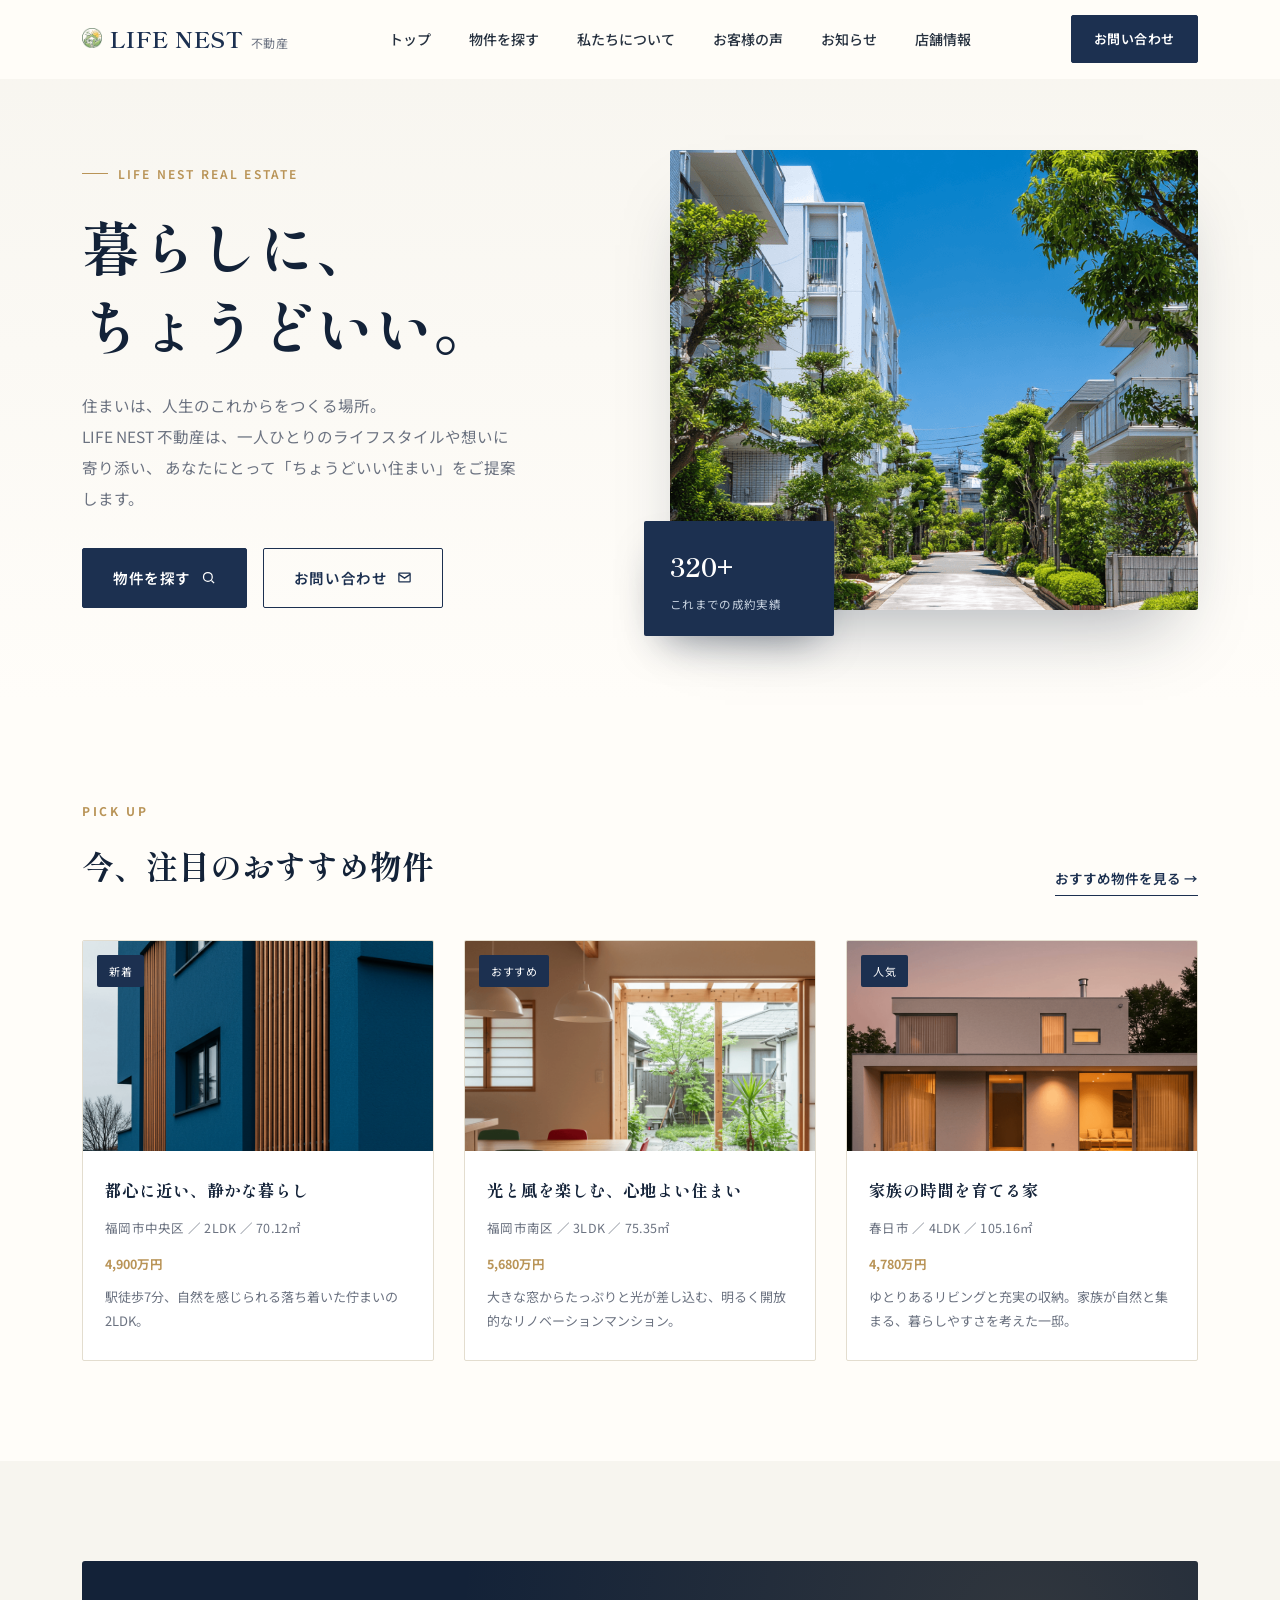
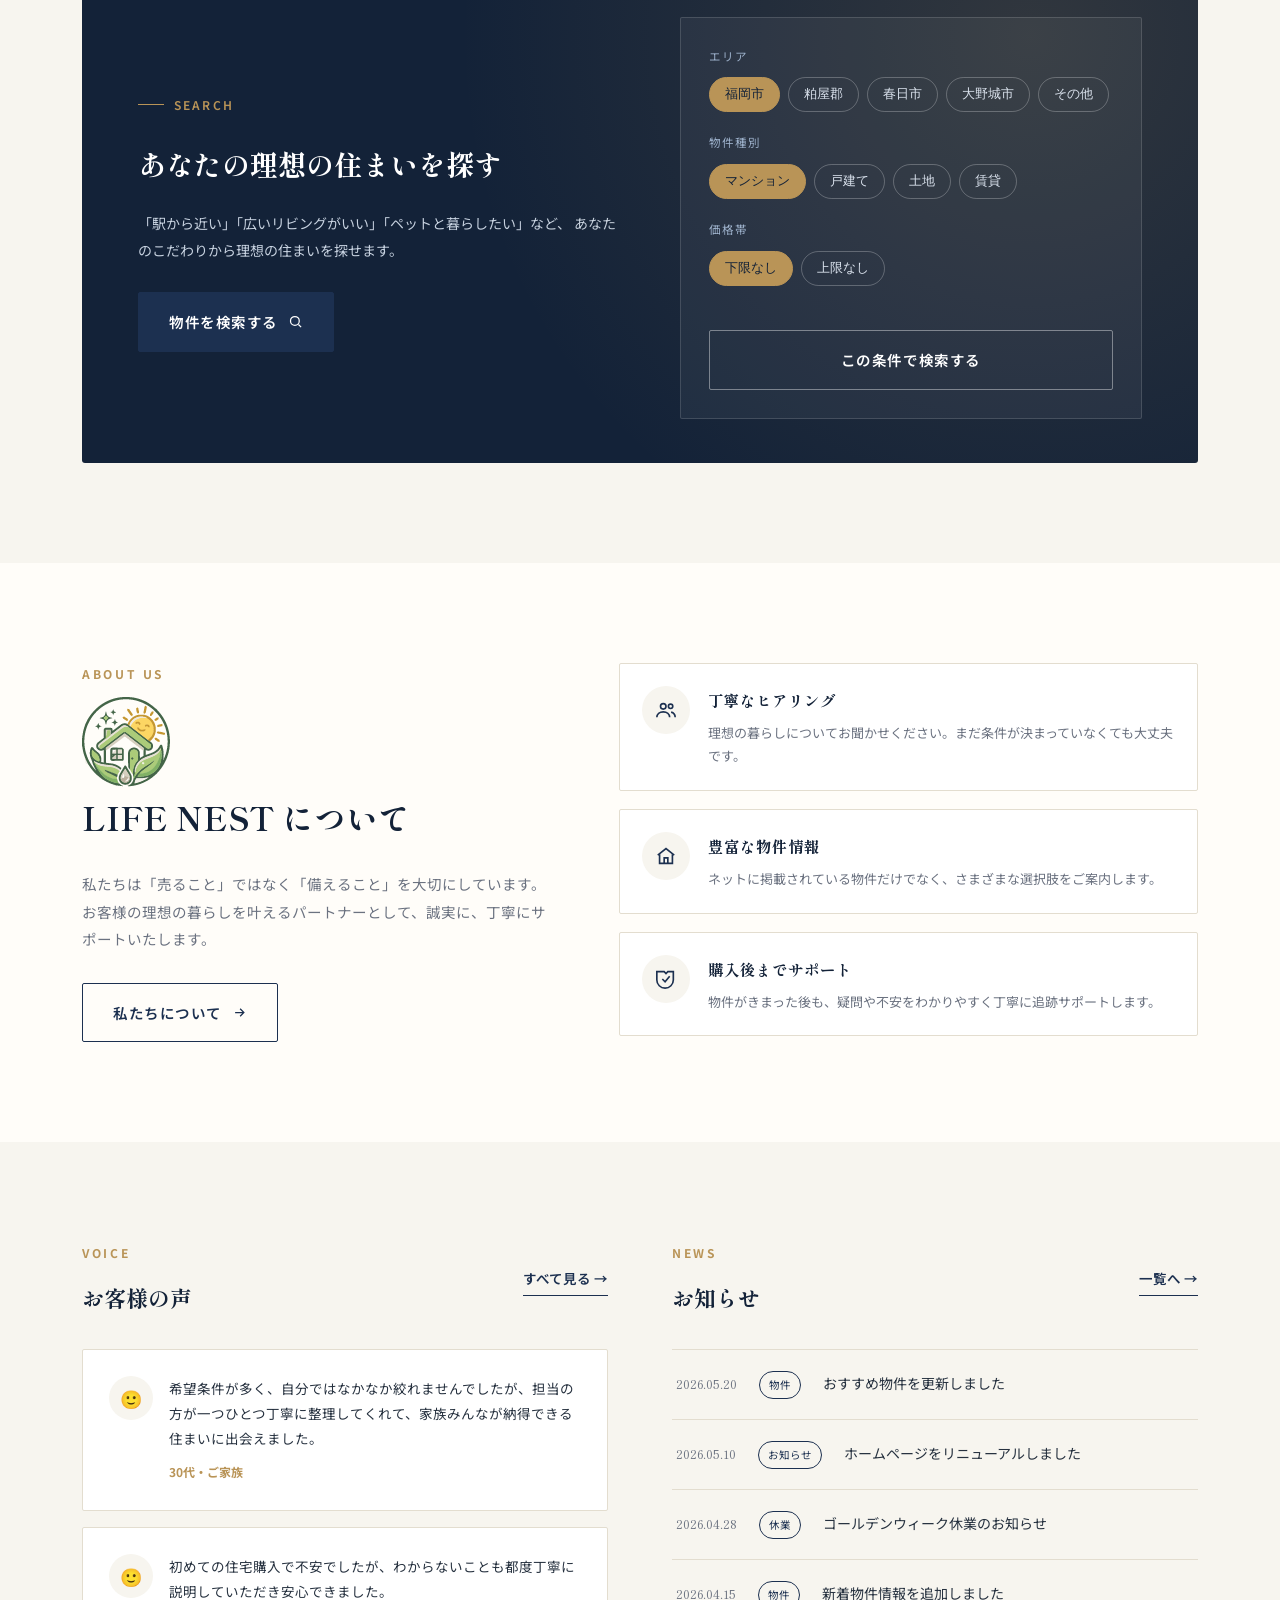
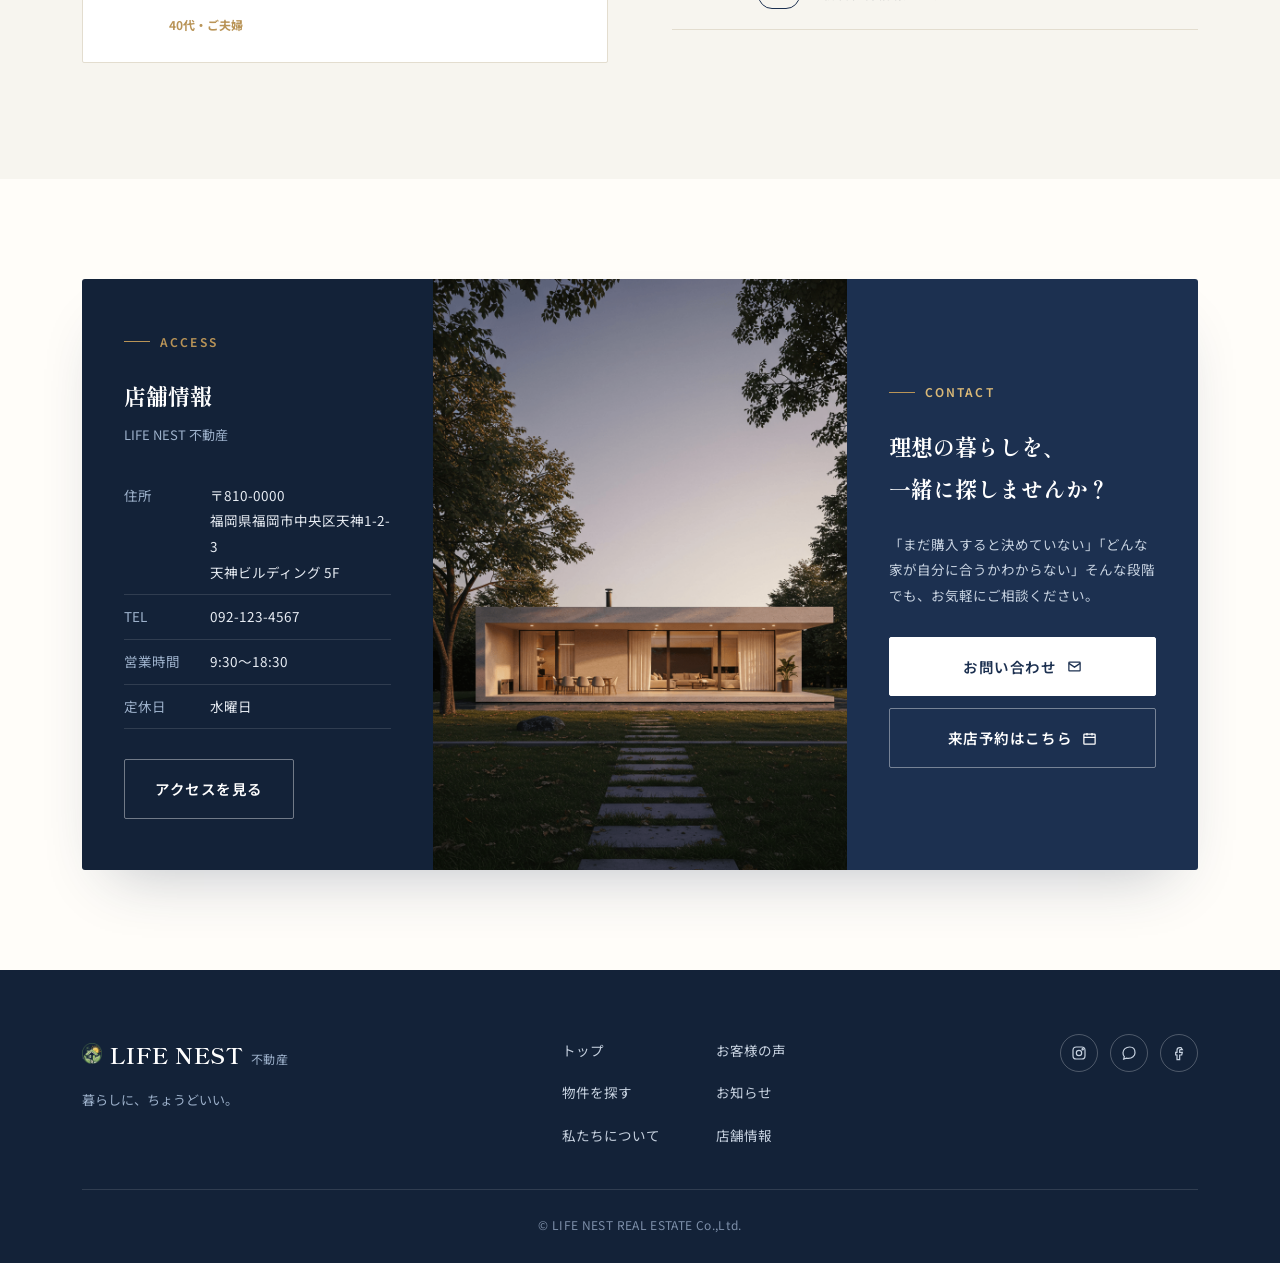
<file: index.html>
<!DOCTYPE html>
<html lang="ja">
<head>
<meta charset="UTF-8">
<meta name="viewport" content="width=device-width, initial-scale=1.0">
<title>LIFE NEST 不動産｜暮らしに、ちょうどいい。</title>
<link rel="preconnect" href="https://fonts.googleapis.com">
<link rel="stylesheet" href="style.css">
<link href="https://fonts.googleapis.com/css2?family=Shippori+Mincho:wght@500;600;700&family=Noto+Sans+JP:wght@300;400;500;600;700&display=swap" rel="stylesheet">
</head>
<body>

<header id="siteHeader">
  <div class="header-inner">
    <a href="#top" class="brand"><img src="logo-8.png" width="20px" alt="">LIFE NEST <span class="sub">不動産</span></a>
    <nav class="main-nav">
      <a href="#top">トップ</a>
      <a href="#pickup">物件を探す</a>
      <a href="#about">私たちについて</a>
      <a href="#voice">お客様の声</a>
      <a href="#news">お知らせ</a>
      <a href="#access">店舗情報</a>
    </nav>
    <div class="header-cta">
      <a href="#contact" class="btn btn-primary btn-sm">お問い合わせ</a>
    </div>
    <button class="burger" id="burgerBtn" aria-label="メニューを開く">
      <span></span><span></span><span></span>
    </button>
  </div>
  <div class="mobile-nav" id="mobileNav">
    <a href="#top">トップ</a>
    <a href="#pickup">物件を探す</a>
    <a href="#about">私たちについて</a>
    <a href="#voice">お客様の声</a>
    <a href="#news">お知らせ</a>
    <a href="#access">店舗情報</a>
    <div class="header-cta">
      <a href="#contact" class="btn btn-primary">お問い合わせ</a>
      <a href="#contact" class="btn btn-outline">来店予約はこちら</a>
    </div>
  </div>
</header>

<main id="top">

  <!-- HERO -->
  <section class="hero">
    <div class="wrap hero-grid">
      <div class="hero-copy reveal">
        <span class="eyebrow">LIFE NEST REAL ESTATE</span>
        <h1>暮らしに、<br>ちょうどいい。</h1>
        <p>
          住まいは、人生のこれからをつくる場所。<br>
          LIFE NEST 不動産は、一人ひとりのライフスタイルや想いに寄り添い、
          あなたにとって「ちょうどいい住まい」をご提案します。
        </p>
        <div class="hero-actions">
          <a href="#pickup" class="btn btn-primary">
            物件を探す
            <svg viewBox="0 0 24 24" fill="none" stroke="currentColor" stroke-width="2"><circle cx="11" cy="11" r="7"/><path d="M21 21l-4.3-4.3"/></svg>
          </a>
          <a href="#contact" class="btn btn-outline">
            お問い合わせ
            <svg viewBox="0 0 24 24" fill="none" stroke="currentColor" stroke-width="2"><rect x="3" y="5" width="18" height="14" rx="1"/><path d="M3 7l9 6 9-6"/></svg>
          </a>
        </div>
      </div>
      <div class="hero-media reveal">
        <div class="frame">
          <img src="img/a.png" alt="光と緑にあふれるリビング">
        </div>
        <div class="hero-tag">
          <div class="num">320+</div>
          <div class="label">これまでの成約実績</div>
        </div>
      </div>
    </div>
  </section>

  <!-- PICK UP -->
  <section class="section-pad" id="pickup">
    <div class="wrap">
      <div class="sec-head reveal">
        <div>
          <span class="sec-eyebrow">PICK UP</span>
          <h2 class="sec-title">今、注目のおすすめ物件</h2>
        </div>
        <a href="recommend.html" class="link-arrow">おすすめ物件を見る →</a>
      </div>

      <div class="prop-grid reveal-stagger">
        <article class="prop-card">
          <div class="prop-thumb">
            <img src="img/b.png" alt="都心に近い、静かな暮らし">
            <span class="prop-badge">新着</span>
          </div>
          <div class="prop-body">
            <h3 class="prop-title">都心に近い、静かな暮らし</h3>
            <div class="prop-meta">福岡市中央区 ／ 2LDK ／ 70.12㎡</div>
            <div class="prop-price">4,900万円</div>
            <p class="prop-desc">駅徒歩7分、自然を感じられる落ち着いた佇まいの2LDK。</p>
          </div>
        </article>

        <article class="prop-card">
          <div class="prop-thumb">
            <img src="img/c.png" alt="光と風を楽しむ、心地よい住まい">
            <span class="prop-badge">おすすめ</span>
          </div>
          <div class="prop-body">
            <h3 class="prop-title">光と風を楽しむ、心地よい住まい</h3>
            <div class="prop-meta">福岡市南区 ／ 3LDK ／ 75.35㎡</div>
            <div class="prop-price">5,680万円</div>
            <p class="prop-desc">大きな窓からたっぷりと光が差し込む、明るく開放的なリノベーションマンション。</p>
          </div>
        </article>

        <article class="prop-card">
          <div class="prop-thumb">
            <img src="img/d.png" alt="家族の時間を育てる家">
            <span class="prop-badge">人気</span>
          </div>
          <div class="prop-body">
            <h3 class="prop-title">家族の時間を育てる家</h3>
            <div class="prop-meta">春日市 ／ 4LDK ／ 105.16㎡</div>
            <div class="prop-price">4,780万円</div>
            <p class="prop-desc">ゆとりあるリビングと充実の収納。家族が自然と集まる、暮らしやすさを考えた一邸。</p>
          </div>
        </article>
      </div>
      <div class="dots"><span class="active"></span><span></span><span></span></div>
    </div>
  </section>

  <!-- SEARCH -->
  <section class="section-pad bg-cream">
    <div class="wrap reveal">
      <div class="search-panel">
        <div class="search-copy">
          <span class="eyebrow" style="color:#b99457;">SEARCH</span>
          <h2>あなたの理想の住まいを探す</h2>
          <p>
            「駅から近い」「広いリビングがいい」「ペットと暮らしたい」など、
            あなたのこだわりから理想の住まいを探せます。
          </p>
          <a href="#" class="btn btn-primary">
            物件を検索する
            <svg viewBox="0 0 24 24" fill="none" stroke="currentColor" stroke-width="2"><circle cx="11" cy="11" r="7"/><path d="M21 21l-4.3-4.3"/></svg>
          </a>
        </div>
        <div class="filter-card">
          <div class="filter-row">
            <span class="filter-label">エリア</span>
            <div class="chip-group">
              <button class="chip active">福岡市</button>
              <button class="chip">粕屋郡</button>
              <button class="chip">春日市</button>
              <button class="chip">大野城市</button>
              <button class="chip">その他</button>
            </div>
          </div>
          <div class="filter-row">
            <span class="filter-label">物件種別</span>
            <div class="chip-group">
              <button class="chip active">マンション</button>
              <button class="chip">戸建て</button>
              <button class="chip">土地</button>
              <button class="chip">賃貸</button>
            </div>
          </div>
          <div class="filter-row">
            <span class="filter-label">価格帯</span>
            <div class="chip-group">
              <button class="chip active">下限なし</button>
              <button class="chip">上限なし</button>
            </div>
          </div>
          <a href="#" class="btn btn-outline filter-cta" style="border-color:rgba(255,255,255,.4);color:#fff;">この条件で検索する</a>
        </div>
      </div>
    </div>
  </section>

  <!-- ABOUT -->
  <section class="section-pad" id="about">
    <div class="wrap">
      <div class="about-grid">
        <div class="about-copy reveal">
          <span class="sec-eyebrow">ABOUT US</span>
          <h2 class="sec-title" style="margin-bottom:22px;"><img src="logo-8.png" alt="">LIFE NEST について</h2>
          <p>
            私たちは「売ること」ではなく「備えること」を大切にしています。
            お客様の理想の暮らしを叶えるパートナーとして、誠実に、丁寧にサポートいたします。
          </p>
          <a href="about.html" class="btn btn-outline">
            私たちについて
            <svg viewBox="0 0 24 24" fill="none" stroke="currentColor" stroke-width="2"><path d="M5 12h14M13 6l6 6-6 6"/></svg>
          </a>
        </div>
        <div class="feature-list reveal-stagger">
          <div class="feature-item">
            <div class="feature-icon">
              <svg viewBox="0 0 24 24" fill="none" stroke="currentColor" stroke-width="1.8"><circle cx="9" cy="8" r="3"/><path d="M2 20c0-3.5 3-6 7-6s7 2.5 7 6"/><circle cx="17" cy="8" r="2.4"/><path d="M22 20c0-2.8-1.8-5-4.4-5.7"/></svg>
            </div>
            <div>
              <div class="feature-title">丁寧なヒアリング</div>
              <div class="feature-desc">理想の暮らしについてお聞かせください。まだ条件が決まっていなくても大丈夫です。</div>
            </div>
          </div>
          <div class="feature-item">
            <div class="feature-icon">
              <svg viewBox="0 0 24 24" fill="none" stroke="currentColor" stroke-width="1.8"><path d="M3 11l9-7 9 7"/><path d="M5 10v10h14V10"/><path d="M10 20v-6h4v6"/></svg>
            </div>
            <div>
              <div class="feature-title">豊富な物件情報</div>
              <div class="feature-desc">ネットに掲載されている物件だけでなく、さまざまな選択肢をご案内します。</div>
            </div>
          </div>
          <div class="feature-item">
            <div class="feature-icon">
              <svg viewBox="0 0 24 24" fill="none" stroke="currentColor" stroke-width="1.8"><path d="M8 12l3 3 5-6"/><path d="M4 4h6l2 2 2-2h6v9a9 9 0 01-9 9 9 9 0 01-9-9V4z"/></svg>
            </div>
            <div>
              <div class="feature-title">購入後までサポート</div>
              <div class="feature-desc">物件がきまった後も、疑問や不安をわかりやすく丁寧に追跡サポートします。</div>
            </div>
          </div>
        </div>
      </div>
    </div>
  </section>

  <!-- VOICE / NEWS -->
  <section class="section-pad bg-cream">
    <div class="wrap two-col">
      <div class="voice reveal" id="voice">
        <div class="col-head">
          <div>
            <span class="sec-eyebrow">VOICE</span>
            <h2 class="sec-title">お客様の声</h2>
          </div>
          <a href="#" class="link-arrow">すべて見る →</a>
        </div>
        <div class="voice-card">
          <div class="voice-avatar">🙂</div>
          <div>
            <p class="voice-quote">希望条件が多く、自分ではなかなか絞れませんでしたが、担当の方が一つひとつ丁寧に整理してくれて、家族みんなが納得できる住まいに出会えました。</p>
            <div class="voice-name">30代・ご家族</div>
          </div>
        </div>
        <div class="voice-card">
          <div class="voice-avatar">🙂</div>
          <div>
            <p class="voice-quote">初めての住宅購入で不安でしたが、わからないことも都度丁寧に説明していただき安心できました。</p>
            <div class="voice-name">40代・ご夫婦</div>
          </div>
        </div>
      </div>

      <div class="news reveal" id="news">
        <div class="col-head">
          <div>
            <span class="sec-eyebrow">NEWS</span>
            <h2 class="sec-title">お知らせ</h2>
          </div>
          <a href="#" class="link-arrow">一覧へ →</a>
        </div>
        <div class="news-list">
          <div class="news-item">
            <span class="news-date">2026.05.20</span>
            <span class="news-tag">物件</span>
            <span class="news-title">おすすめ物件を更新しました</span>
          </div>
          <div class="news-item">
            <span class="news-date">2026.05.10</span>
            <span class="news-tag">お知らせ</span>
            <span class="news-title">ホームページをリニューアルしました</span>
          </div>
          <div class="news-item">
            <span class="news-date">2026.04.28</span>
            <span class="news-tag">休業</span>
            <span class="news-title">ゴールデンウィーク休業のお知らせ</span>
          </div>
          <div class="news-item">
            <span class="news-date">2026.04.15</span>
            <span class="news-tag">物件</span>
            <span class="news-title">新着物件情報を追加しました</span>
          </div>
        </div>
      </div>
    </div>
  </section>

  <!-- ACCESS / CTA -->
  <section class="section-pad" id="access">
    <div class="wrap reveal">
      <div class="access-grid">
        <div class="access-info">
          <span class="eyebrow" style="color:#b99457;">ACCESS</span>
          <h3>店舗情報</h3>
          <div style="font-size:13px;color:#9db1cb;">LIFE NEST 不動産</div>
          <dl>
            <div><dt>住所</dt><dd>〒810-0000<br>福岡県福岡市中央区天神1-2-3<br>天神ビルディング 5F</dd></div>
            <div><dt>TEL</dt><dd>092-123-4567</dd></div>
            <div><dt>営業時間</dt><dd>9:30〜18:30</dd></div>
            <div><dt>定休日</dt><dd>水曜日</dd></div>
          </dl>
          <a href="https://maps.app.goo.gl/wbJFUnzSKQY6do177" class="btn btn-outline" style="border-color:rgba(255,255,255,.4);color:#fff;width:fit-content;">アクセスを見る</a>
        </div>
        <div class="access-media">
          <img src="img/e.png" alt="店舗内観">
        </div>
        <div class="cta-info" id="contact">
          <span class="eyebrow" style="color:#dbb977;">CONTACT</span>
          <h3>理想の暮らしを、<br>一緒に探しませんか？</h3>
          <p>「まだ購入すると決めていない」「どんな家が自分に合うかわからない」そんな段階でも、お気軽にご相談ください。</p>
          <div class="btn-group">
            <a href="life_nest.html" class="btn btn-primary" style="background:#fff;color:var(--navy);border-color:#fff;">
              お問い合わせ
              <svg viewBox="0 0 24 24" fill="none" stroke="currentColor" stroke-width="2"><rect x="3" y="5" width="18" height="14" rx="1"/><path d="M3 7l9 6 9-6"/></svg>
            </a>
            <a href="life_nest.html" class="btn btn-outline">
              来店予約はこちら
              <svg viewBox="0 0 24 24" fill="none" stroke="currentColor" stroke-width="2"><rect x="3" y="5" width="18" height="16" rx="1"/><path d="M3 10h18M8 3v4M16 3v4"/></svg>
            </a>
          </div>
        </div>
      </div>
    </div>
  </section>

</main>

<footer>
  <div class="wrap">
    <div class="footer-top">
      <div class="footer-brand">
        <a href="#top" class="brand"><img src="logo-8.png" width="20px" alt="">LIFE NEST <span class="sub" style="color:#9db1cb;">不動産</span></a>
        <p>暮らしに、ちょうどいい。</p>
      </div>
      <div class="footer-nav">
        <ul>
          <li><a href="#top">トップ</a></li>
          <li><a href="#pickup">物件を探す</a></li>
          <li><a href="#about">私たちについて</a></li>
        </ul>
        <ul>
          <li><a href="#voice">お客様の声</a></li>
          <li><a href="#news">お知らせ</a></li>
          <li><a href="#access">店舗情報</a></li>
        </ul>
      </div>
      <div class="footer-social">
        <a href="#" aria-label="Instagram"><svg viewBox="0 0 24 24" fill="none" stroke="currentColor" stroke-width="1.8"><rect x="3" y="3" width="18" height="18" rx="5"/><circle cx="12" cy="12" r="4"/><circle cx="17.5" cy="6.5" r="1"/></svg></a>
        <a href="#" aria-label="LINE"><svg viewBox="0 0 24 24" fill="none" stroke="currentColor" stroke-width="1.8"><path d="M21 11.5c0 4.7-4.5 8.5-10 8.5-1 0-1.9-.1-2.7-.3L4 21l1-3.6C3.7 16 3 13.9 3 11.5 3 6.8 7.5 3 13 3s8 3.8 8 8.5z"/></svg></a>
        <a href="#" aria-label="Facebook"><svg viewBox="0 0 24 24" fill="none" stroke="currentColor" stroke-width="1.8"><path d="M15 4h-2a4 4 0 00-4 4v3H7v4h2v7h4v-7h3l1-4h-4V8a1 1 0 011-1h3z"/></svg></a>
      </div>
    </div>
    <div class="footer-bottom">
      © LIFE NEST REAL ESTATE Co.,Ltd.
    </div>
  </div>
</footer>

<button class="totop" id="totop" aria-label="ページの先頭へ戻る">
  <svg viewBox="0 0 24 24" fill="none" stroke="currentColor" stroke-width="2"><path d="M12 19V5M5 12l7-7 7 7"/></svg>
</button>

<script>
  // header scroll state
  const header = document.getElementById('siteHeader');
  const totop = document.getElementById('totop');
  window.addEventListener('scroll', () => {
    const y = window.scrollY;
    header.classList.toggle('scrolled', y > 10);
    totop.classList.toggle('show', y > 500);
  });

  // mobile nav
  const burger = document.getElementById('burgerBtn');
  const mobileNav = document.getElementById('mobileNav');
  burger.addEventListener('click', () => {
    burger.classList.toggle('open');
    mobileNav.classList.toggle('open');
  });
  mobileNav.querySelectorAll('a').forEach(a => a.addEventListener('click', () => {
    burger.classList.remove('open');
    mobileNav.classList.remove('open');
  }));

  // back to top
  totop.addEventListener('click', () => window.scrollTo({top:0, behavior:'smooth'}));

  // scroll reveal
  const revealEls = document.querySelectorAll('.reveal, .reveal-stagger');
  const io = new IntersectionObserver((entries) => {
    entries.forEach(entry => {
      if (entry.isIntersecting) {
        entry.target.classList.add('is-visible');
        io.unobserve(entry.target);
      }
    });
  }, { threshold: 0.15 });
  revealEls.forEach(el => io.observe(el));

  // mobile pickup carousel dots
  const propGrid = document.querySelector('.prop-grid');
  const dots = document.querySelectorAll('.dots span');
  if (propGrid && dots.length) {
    propGrid.addEventListener('scroll', () => {
      const cardWidth = propGrid.firstElementChild.offsetWidth + 16;
      const idx = Math.round(propGrid.scrollLeft / cardWidth);
      dots.forEach((d,i) => d.classList.toggle('active', i === idx));
    });
  }

  // filter chip toggling (single-select within group)
  document.querySelectorAll('.chip-group').forEach(group => {
    group.addEventListener('click', (e) => {
      const chip = e.target.closest('.chip');
      if (!chip) return;
      group.querySelectorAll('.chip').forEach(c => c.classList.remove('active'));
      chip.classList.add('active');
    });
  });
</script>

</body>
</html>
</file>
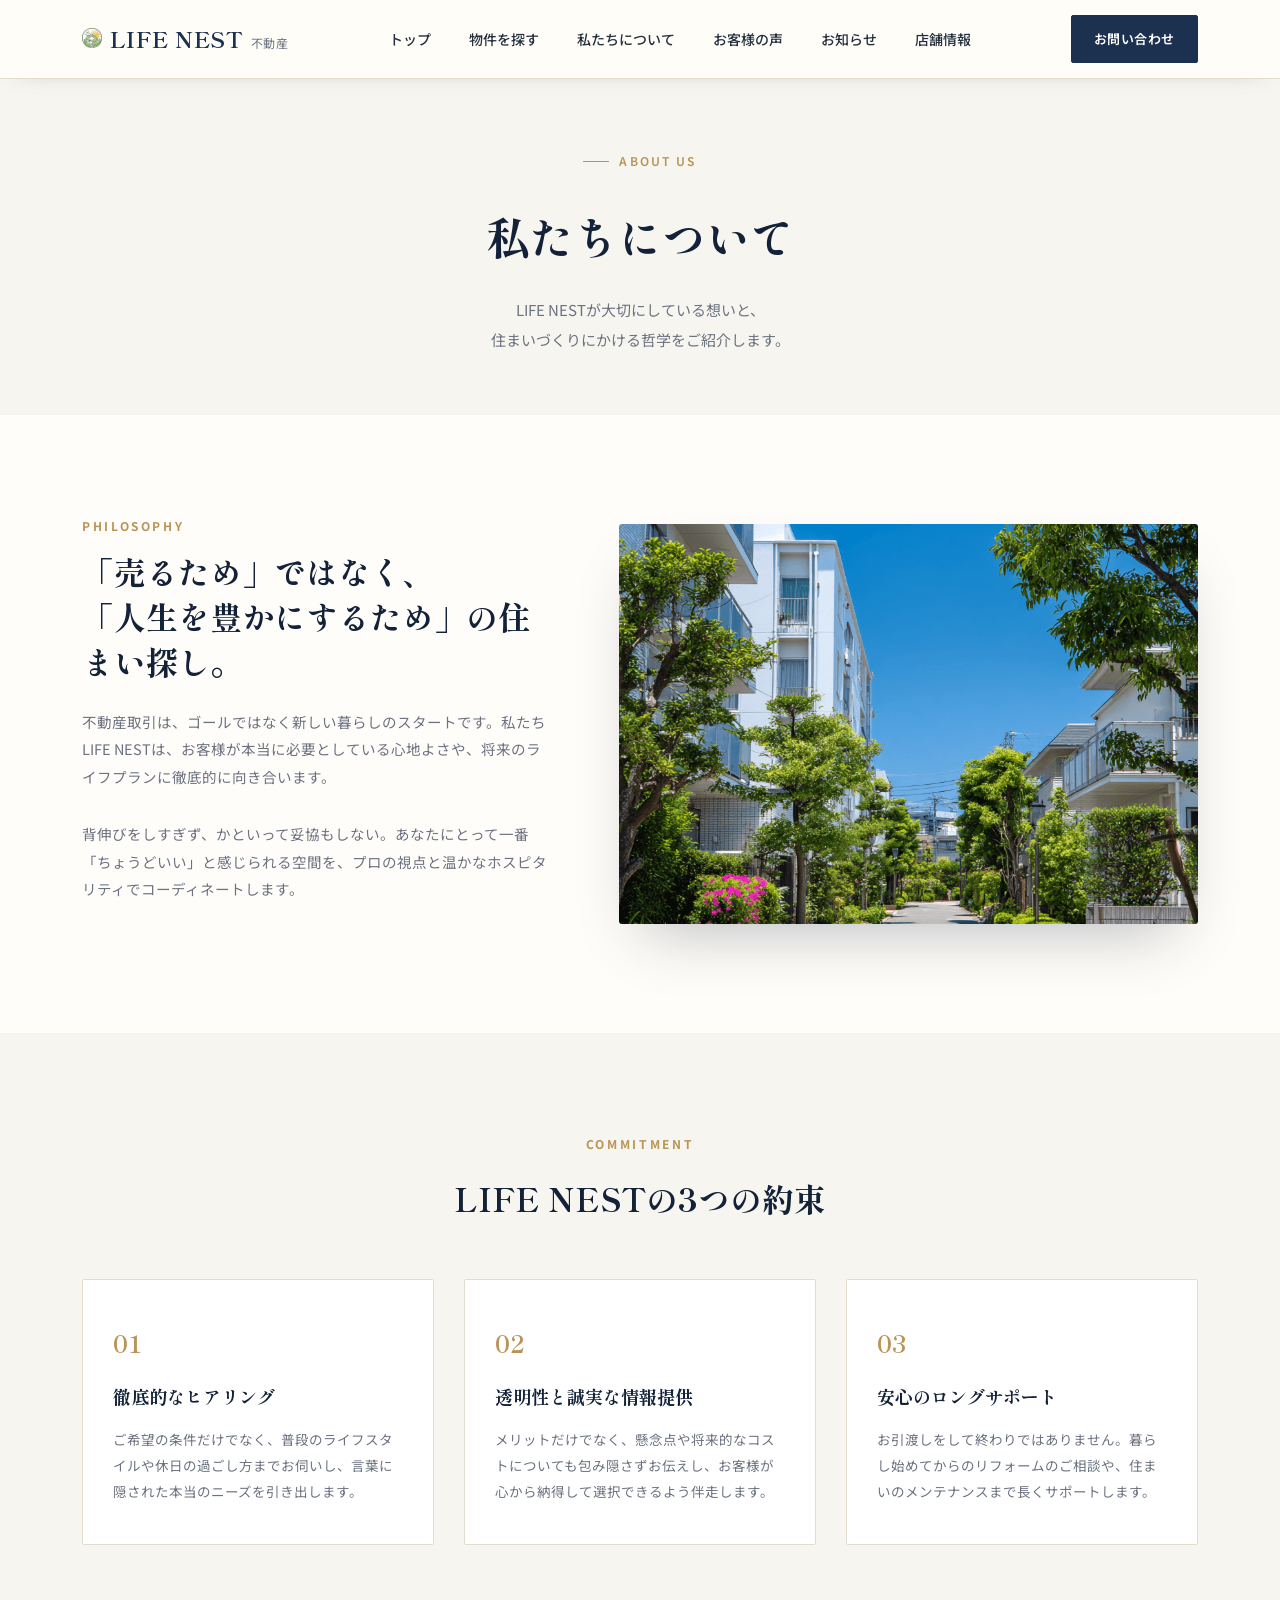
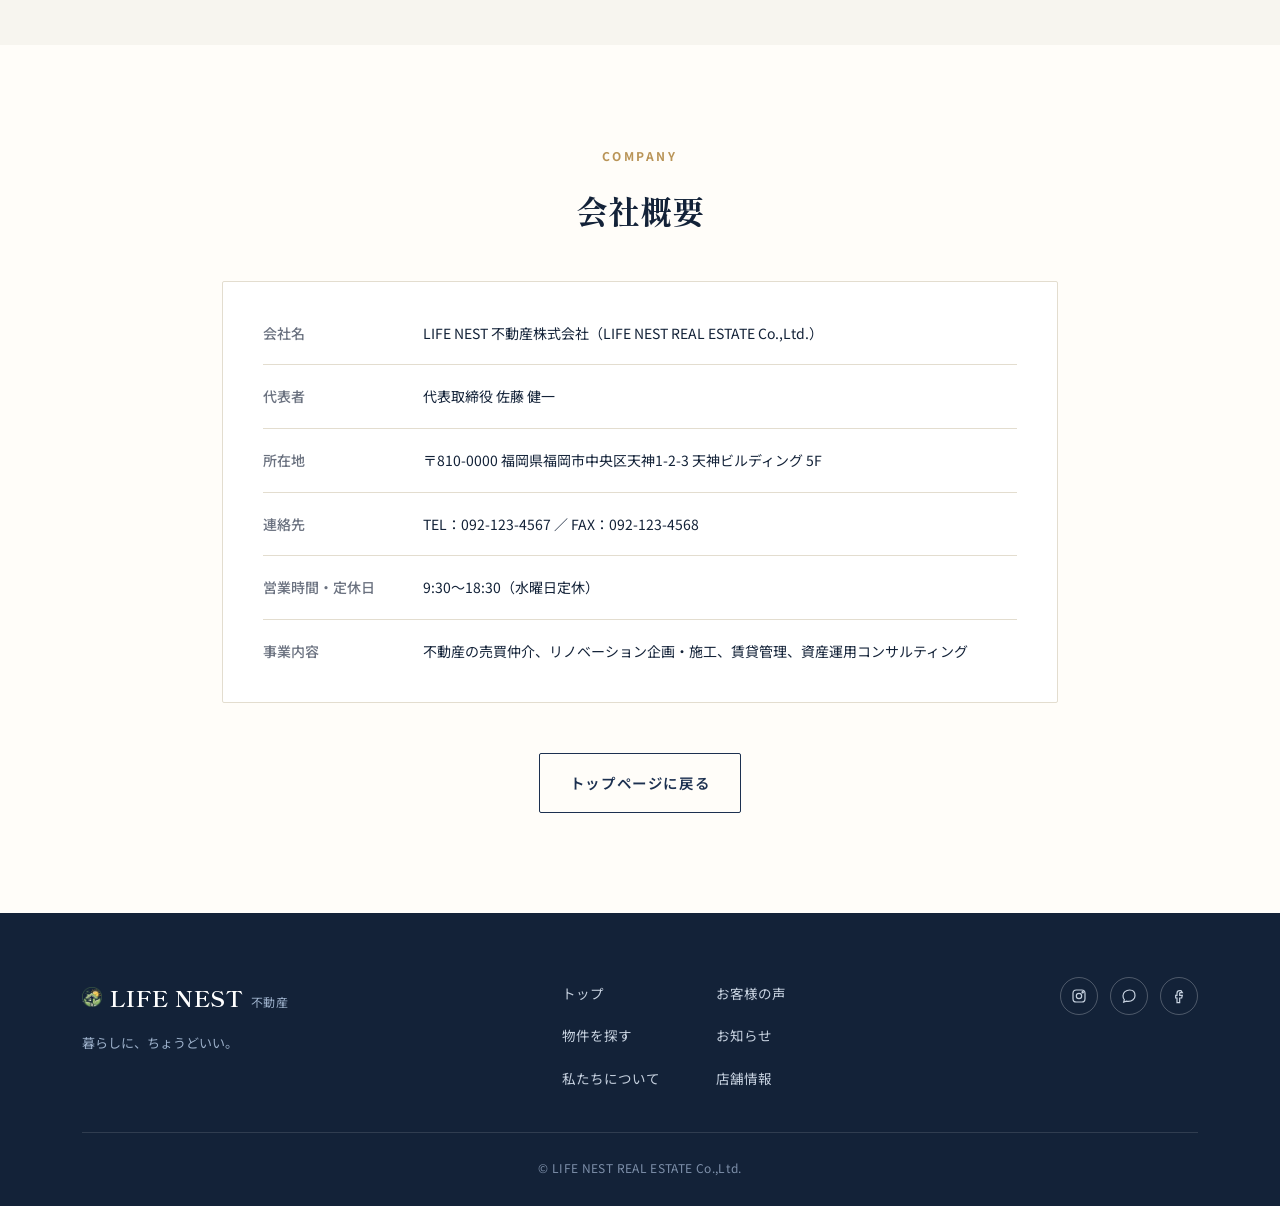
<file: about.html>
<!DOCTYPE html>
<html lang="ja">
<head>
<meta charset="UTF-8">
<meta name="viewport" content="width=device-width, initial-scale=1.0">
<title>私たちについて ｜ LIFE NEST 不動産</title>
<link rel="preconnect" href="https://fonts.googleapis.com">
<link rel="stylesheet" href="style.css">
<link href="https://fonts.googleapis.com/css2?family=Shippori+Mincho:wght@500;600;700&family=Noto+Sans+JP:wght@300;400;500;600;700&display=swap" rel="stylesheet">
</head>
<body>

<header id="siteHeader" class="scrolled">
  <div class="header-inner">
    <a href="index.html#top" class="brand"><img src="logo-8.png" width="20px" alt="">LIFE NEST <span class="sub">不動産</span></a>
    <nav class="main-nav">
      <a href="index.html#top">トップ</a>
      <a href="index.html#pickup">物件を探す</a>
      <a href="about.html" class="active">私たちについて</a>
      <a href="index.html#voice">お客様の声</a>
      <a href="index.html#news">お知らせ</a>
      <a href="index.html#access">店舗情報</a>
    </nav>
    <div class="header-cta">
      <a href="index.html#contact" class="btn btn-primary btn-sm">お問い合わせ</a>
    </div>
    <button class="burger" id="burgerBtn" aria-label="メニューを開く">
      <span></span><span></span><span></span>
    </button>
  </div>
  <div class="mobile-nav" id="mobileNav">
    <a href="index.html#top">トップ</a>
    <a href="index.html#pickup">物件を探す</a>
    <a href="about.html">私たちについて</a>
    <a href="index.html#voice">お客様の声</a>
    <a href="index.html#news">お知らせ</a>
    <a href="index.html#access">店舗情報</a>
    <div class="header-cta">
      <a href="index.html#contact" class="btn btn-primary">お問い合わせ</a>
      <a href="index.html#contact" class="btn btn-outline">来店予約はこちら</a>
    </div>
  </div>
</header>

<main>

  <!-- PAGE HEADER -->
  <section class="page-hero" style="padding:140px 0 60px; background:var(--cream); text-align:center;">
    <div class="wrap reveal">
      <span class="eyebrow" style="justify-content:center;">ABOUT US</span>
      <h1 style="font-size:clamp(32px, 4vw, 44px); font-family:'Shippori Mincho',serif; color:var(--navy-deep); margin-bottom:16px;">私たちについて</h1>
      <p style="color:var(--ink-soft); font-size:15px; max-width:540px; margin:0 auto; line-height:2;">
        LIFE NESTが大切にしている想いと、<br>住まいづくりにかける哲学をご紹介します。
      </p>
    </div>
  </section>

  <!-- PHILOSOPHY -->
  <section class="section-pad">
    <div class="wrap">
      <div class="about-grid" style="align-items:center;">
        <div class="about-copy reveal">
          <span class="sec-eyebrow">PHILOSOPHY</span>
          <h2 class="sec-title" style="margin-bottom:24px; line-height:1.4;">「売るため」ではなく、<br>「人生を豊かにするため」の住まい探し。</h2>
          <p>
            不動産取引は、ゴールではなく新しい暮らしのスタートです。私たちLIFE NESTは、お客様が本当に必要としている心地よさや、将来のライフプランに徹底的に向き合います。
          </p>
          <p>
            背伸びをしすぎず、かといって妥協もしない。あなたにとって一番「ちょうどいい」と感じられる空間を、プロの視点と温かなホスピタリティでコーディネートします。
          </p>
        </div>
        <div class="reveal" style="position:relative;">
          <div style="border-radius:3px; overflow:hidden; box-shadow:0 30px 60px -25px rgba(19,34,56,.3);">
            <img src="img/a.png" alt="私たちの理念" style="width:100%; height:400px; object-fit:cover;">
          </div>
        </div>
      </div>
    </div>
  </section>

  <!-- 3 COMMITMENTS -->
  <section class="section-pad bg-cream">
    <div class="wrap">
      <div style="text-align:center; margin-bottom:50px;" class="reveal">
        <span class="sec-eyebrow" style="display:block;">COMMITMENT</span>
        <h2 class="sec-title">LIFE NESTの3つの約束</h2>
      </div>

      <div class="prop-grid reveal-stagger" style="grid-template-columns:repeat(3,1fr);">
        <div style="background:var(--white); padding:40px 30px; border:1px solid var(--line); border-radius:2px;">
          <div style="font-family:'Shippori Mincho',serif; font-size:24px; color:var(--gold); font-weight:700; margin-bottom:14px;">01</div>
          <h3 style="font-family:'Shippori Mincho',serif; font-size:18px; color:var(--navy-deep); margin-bottom:14px;">徹底的なヒアリング</h3>
          <p style="font-size:13.5px; color:var(--ink-soft); line-height:1.9;">
            ご希望の条件だけでなく、普段のライフスタイルや休日の過ごし方までお伺いし、言葉に隠された本当のニーズを引き出します。
          </p>
        </div>

        <div style="background:var(--white); padding:40px 30px; border:1px solid var(--line); border-radius:2px;">
          <div style="font-family:'Shippori Mincho',serif; font-size:24px; color:var(--gold); font-weight:700; margin-bottom:14px;">02</div>
          <h3 style="font-family:'Shippori Mincho',serif; font-size:18px; color:var(--navy-deep); margin-bottom:14px;">透明性と誠実な情報提供</h3>
          <p style="font-size:13.5px; color:var(--ink-soft); line-height:1.9;">
            メリットだけでなく、懸念点や将来的なコストについても包み隠さずお伝えし、お客様が心から納得して選択できるよう伴走します。
          </p>
        </div>

        <div style="background:var(--white); padding:40px 30px; border:1px solid var(--line); border-radius:2px;">
          <div style="font-family:'Shippori Mincho',serif; font-size:24px; color:var(--gold); font-weight:700; margin-bottom:14px;">03</div>
          <h3 style="font-family:'Shippori Mincho',serif; font-size:18px; color:var(--navy-deep); margin-bottom:14px;">安心のロングサポート</h3>
          <p style="font-size:13.5px; color:var(--ink-soft); line-height:1.9;">
            お引渡しをして終わりではありません。暮らし始めてからのリフォームのご相談や、住まいのメンテナンスまで長くサポートします。
          </p>
        </div>
      </div>
    </div>
  </section>

  <!-- COMPANY OVERVIEW -->
  <section class="section-pad">
    <div class="wrap reveal" style="max-width:900px;">
      <div style="text-align:center; margin-bottom:40px;">
        <span class="sec-eyebrow" style="display:block;">COMPANY</span>
        <h2 class="sec-title">会社概要</h2>
      </div>

      <div style="background:var(--white); border:1px solid var(--line); border-radius:2px; padding:20px 40px;">
        <dl style="font-size:14px;">
          <div style="display:flex; padding:18px 0; border-bottom:1px solid var(--line); gap:20px;">
            <dt style="width:140px; color:var(--ink-soft); flex-shrink:0; font-weight:500;">会社名</dt>
            <dd style="color:var(--navy-deep);">LIFE NEST 不動産株式会社（LIFE NEST REAL ESTATE Co.,Ltd.）</dd>
          </div>
          <div style="display:flex; padding:18px 0; border-bottom:1px solid var(--line); gap:20px;">
            <dt style="width:140px; color:var(--ink-soft); flex-shrink:0; font-weight:500;">代表者</dt>
            <dd style="color:var(--navy-deep);">代表取締役 佐藤 健一</dd>
          </div>
          <div style="display:flex; padding:18px 0; border-bottom:1px solid var(--line); gap:20px;">
            <dt style="width:140px; color:var(--ink-soft); flex-shrink:0; font-weight:500;">所在地</dt>
            <dd style="color:var(--navy-deep);">〒810-0000 福岡県福岡市中央区天神1-2-3 天神ビルディング 5F</dd>
          </div>
          <div style="display:flex; padding:18px 0; border-bottom:1px solid var(--line); gap:20px;">
            <dt style="width:140px; color:var(--ink-soft); flex-shrink:0; font-weight:500;">連絡先</dt>
            <dd style="color:var(--navy-deep);">TEL：092-123-4567 ／ FAX：092-123-4568</dd>
          </div>
          <div style="display:flex; padding:18px 0; border-bottom:1px solid var(--line); gap:20px;">
            <dt style="width:140px; color:var(--ink-soft); flex-shrink:0; font-weight:500;">営業時間・定休日</dt>
            <dd style="color:var(--navy-deep);">9:30〜18:30（水曜日定休）</dd>
          </div>
          <div style="display:flex; padding:18px 0; gap:20px;">
            <dt style="width:140px; color:var(--ink-soft); flex-shrink:0; font-weight:500;">事業内容</dt>
            <dd style="color:var(--navy-deep);">不動産の売買仲介、リノベーション企画・施工、賃貸管理、資産運用コンサルティング</dd>
          </div>
        </dl>
      </div>

      <div style="text-align:center; margin-top:50px;">
        <a href="index.html#top" class="btn btn-outline">トップページに戻る</a>
      </div>
    </div>
  </section>

</main>

<footer>
  <div class="wrap">
    <div class="footer-top">
      <div class="footer-brand">
        <a href="index.html#top" class="brand"><img src="logo-8.png" width="20px" alt="">LIFE NEST <span class="sub" style="color:#9db1cb;">不動産</span></a>
        <p>暮らしに、ちょうどいい。</p>
      </div>
      <div class="footer-nav">
        <ul>
          <li><a href="index.html#top">トップ</a></li>
          <li><a href="index.html#pickup">物件を探す</a></li>
          <li><a href="about.html">私たちについて</a></li>
        </ul>
        <ul>
          <li><a href="index.html#voice">お客様の声</a></li>
          <li><a href="index.html#news">お知らせ</a></li>
          <li><a href="index.html#access">店舗情報</a></li>
        </ul>
      </div>
      <div class="footer-social">
        <a href="#" aria-label="Instagram"><svg viewBox="0 0 24 24" fill="none" stroke="currentColor" stroke-width="1.8"><rect x="3" y="3" width="18" height="18" rx="5"/><circle cx="12" cy="12" r="4"/><circle cx="17.5" cy="6.5" r="1"/></svg></a>
        <a href="#" aria-label="LINE"><svg viewBox="0 0 24 24" fill="none" stroke="currentColor" stroke-width="1.8"><path d="M21 11.5c0 4.7-4.5 8.5-10 8.5-1 0-1.9-.1-2.7-.3L4 21l1-3.6C3.7 16 3 13.9 3 11.5 3 6.8 7.5 3 13 3s8 3.8 8 8.5z"/></svg></a>
        <a href="#" aria-label="Facebook"><svg viewBox="0 0 24 24" fill="none" stroke="currentColor" stroke-width="1.8"><path d="M15 4h-2a4 4 0 00-4 4v3H7v4h2v7h4v-7h3l1-4h-4V8a1 1 0 011-1h3z"/></svg></a>
      </div>
    </div>
    <div class="footer-bottom">
      © LIFE NEST REAL ESTATE Co.,Ltd.
    </div>
  </div>
</footer>

<script>
  // mobile nav toggle
  const burger = document.getElementById('burgerBtn');
  const mobileNav = document.getElementById('mobileNav');
  burger.addEventListener('click', () => {
    burger.classList.toggle('open');
    mobileNav.classList.toggle('open');
  });

  // scroll reveal
  const revealEls = document.querySelectorAll('.reveal, .reveal-stagger');
  const io = new IntersectionObserver((entries) => {
    entries.forEach(entry => {
      if (entry.isIntersecting) {
        entry.target.classList.add('is-visible');
        io.unobserve(entry.target);
      }
    });
  }, { threshold: 0.15 });
  revealEls.forEach(el => io.observe(el));
</script>

</body>
</html>
</file>
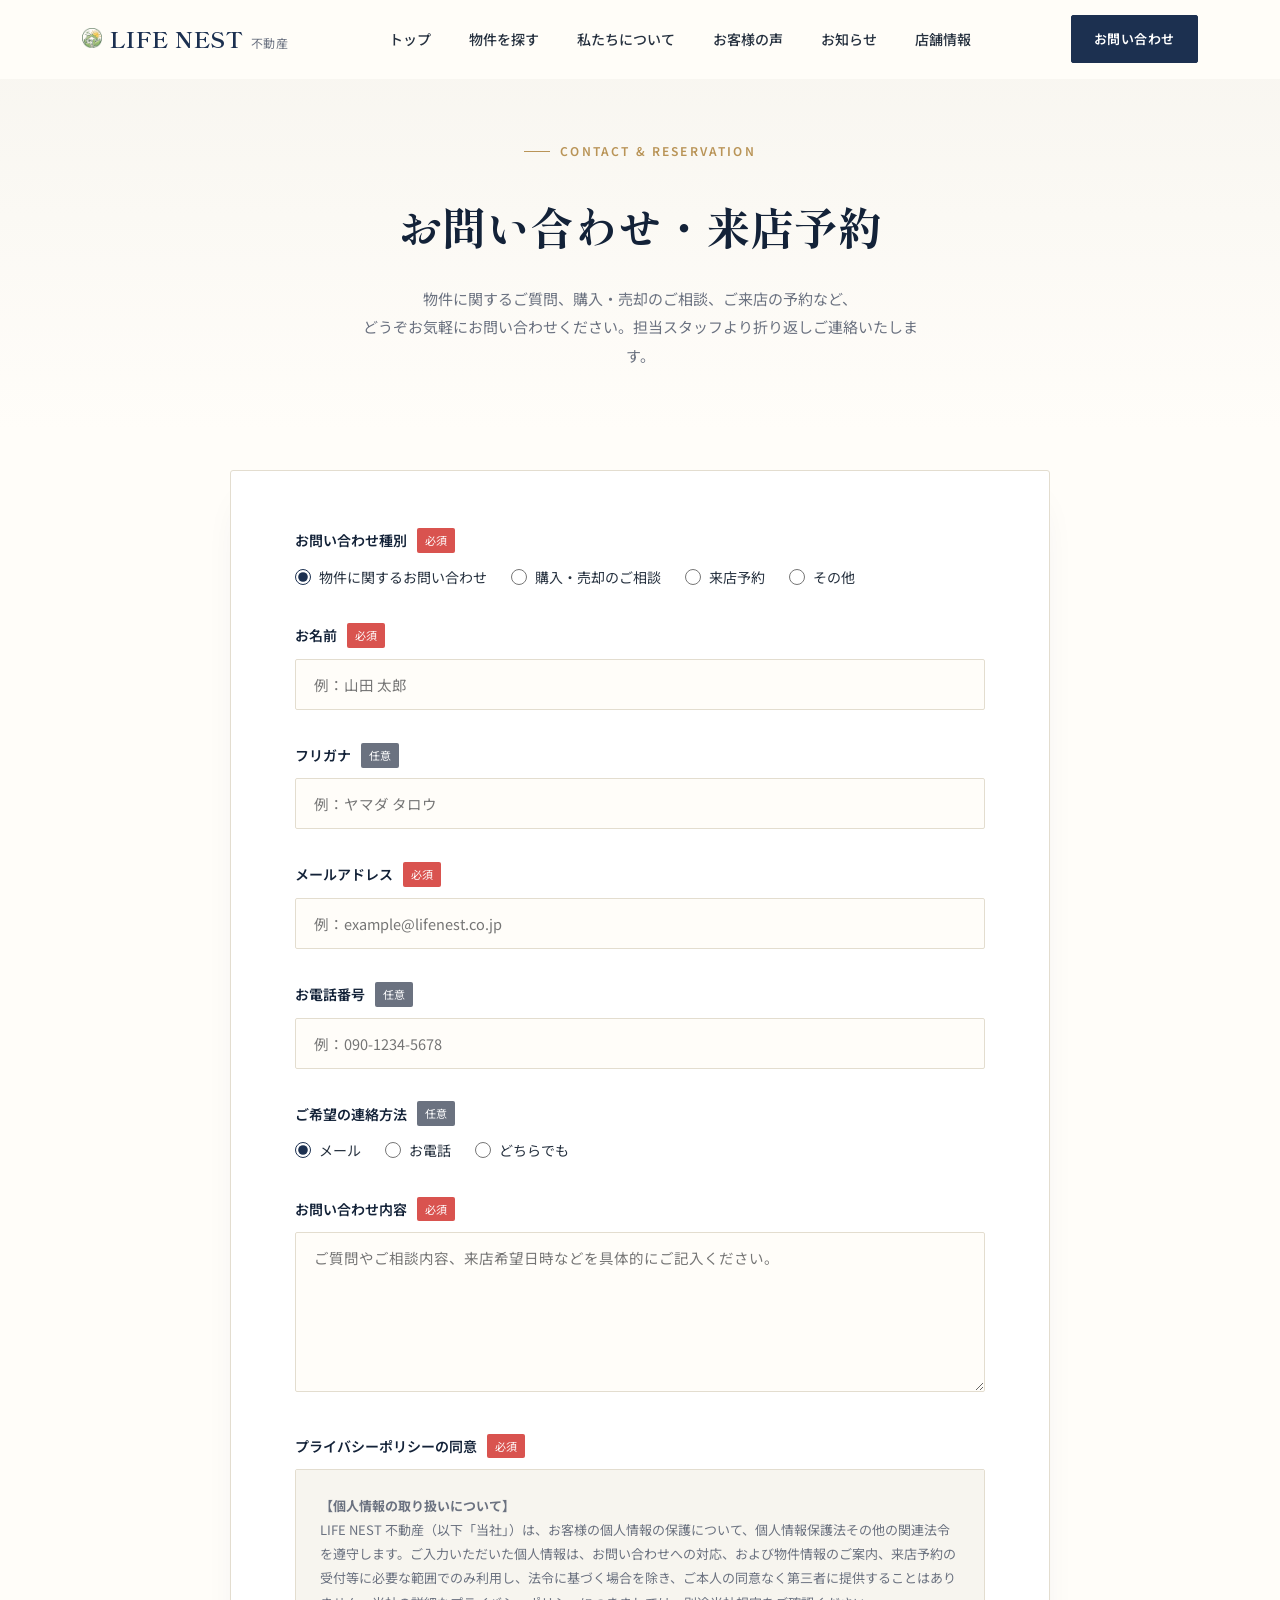
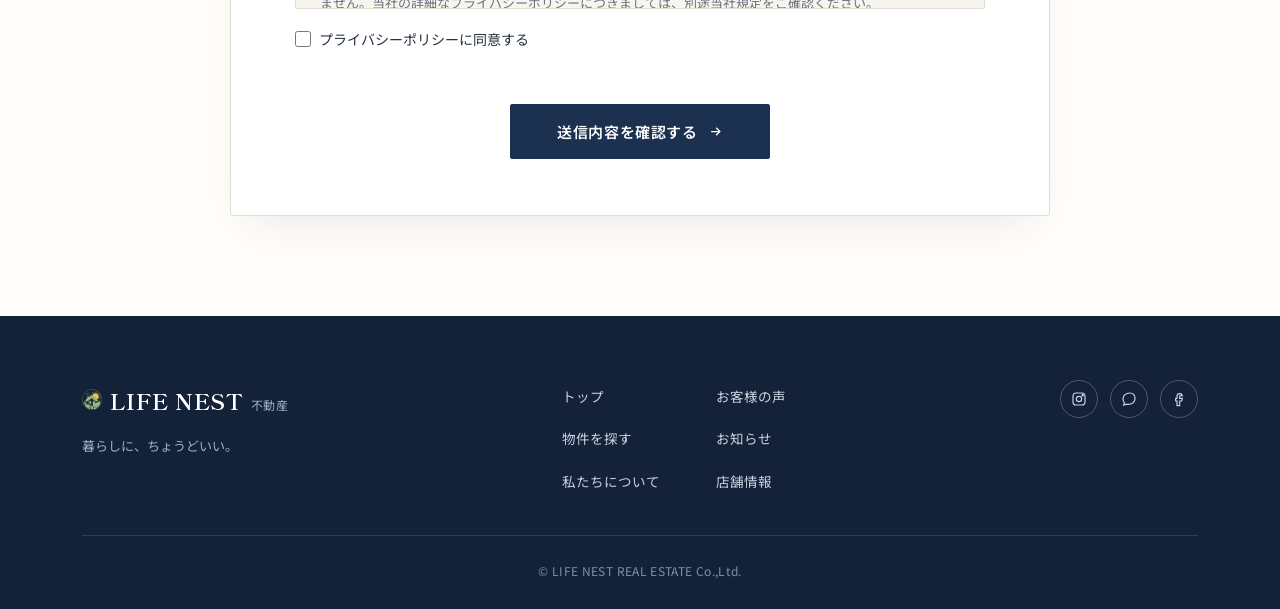
<file: life_nest.html>
<!DOCTYPE html>
<html lang="ja">
<head>
<meta charset="UTF-8">
<meta name="viewport" content="width=device-width, initial-scale=1.0">
<title>お問い合わせ・来店予約｜LIFE NEST 不動産</title>
<link rel="preconnect" href="https://fonts.googleapis.com">
<link rel="stylesheet" href="style.css">
<link href="https://fonts.googleapis.com/css2?family=Shippori+Mincho:wght@500;600;700&family=Noto+Sans+JP:wght@300;400;500;600;700&display=swap" rel="stylesheet">
<style>
  /* お問い合わせページ専用の追加・調整スタイル */
  .contact-hero {
    padding: 130px 0 60px;
    background: linear-gradient(180deg, var(--cream) 0%, var(--paper) 100%);
    text-align: center;
  }
  .contact-hero h1 {
    font-size: clamp(32px, 4vw, 44px);
    color: var(--navy-deep);
    margin-bottom: 16px;
  }
  .contact-hero p {
    color: var(--ink-soft);
    font-size: 15px;
    max-width: 560px;
    margin: 0 auto;
    line-height: 1.9;
  }

  .form-section {
    padding: 40px 0 100px;
  }
  .form-container {
    max-width: 820px;
    margin: 0 auto;
    background: var(--white);
    border: 1px solid var(--line);
    border-radius: 3px;
    padding: 56px 64px;
    box-shadow: 0 20px 40px -20px rgba(28,48,80,.12);
  }

  .form-group {
    margin-bottom: 32px;
  }
  .form-label {
    display: flex;
    align-items: center;
    gap: 10px;
    font-size: 14px;
    font-weight: 600;
    color: var(--navy-deep);
    margin-bottom: 10px;
  }
  .required-badge {
    font-size: 11px;
    background: #d9534f;
    color: #fff;
    padding: 2px 8px;
    border-radius: 2px;
    font-weight: normal;
  }
  .optional-badge {
    font-size: 11px;
    background: var(--ink-soft);
    color: #fff;
    padding: 2px 8px;
    border-radius: 2px;
    font-weight: normal;
  }

  .form-control {
    width: 100%;
    font-family: 'Noto Sans JP', sans-serif;
    font-size: 14.5px;
    color: var(--ink);
    background: var(--paper);
    border: 1px solid var(--line);
    border-radius: var(--radius);
    padding: 14px 18px;
    transition: all .3s ease;
  }
  .form-control:focus {
    outline: none;
    border-color: var(--navy);
    background: var(--white);
    box-shadow: 0 0 0 3px rgba(28,48,80,.08);
  }
  textarea.form-control {
    resize: vertical;
    min-height: 160px;
  }

  /* ラジオボタン・チェックボックスのカスタムデザイン */
  .radio-group, .checkbox-group {
    display: flex;
    gap: 24px;
    flex-wrap: wrap;
    margin-top: 8px;
  }
  .radio-label, .checkbox-label {
    display: inline-flex;
    align-items: center;
    gap: 8px;
    font-size: 14px;
    color: var(--ink);
    cursor: pointer;
    user-select: none;
  }
  .radio-label input, .checkbox-label input {
    accent-color: var(--navy);
    width: 16px;
    height: 16px;
  }

  .privacy-box {
    background: var(--cream);
    border: 1px solid var(--line);
    padding: 24px;
    border-radius: var(--radius);
    font-size: 13px;
    color: var(--ink-soft);
    line-height: 1.85;
    height: 140px;
    overflow-y: auto;
    margin-bottom: 16px;
  }

  .form-actions {
    text-align: center;
    margin-top: 48px;
  }
  .form-actions .btn {
    min-width: 260px;
    padding: 16px 36px;
    font-size: 15px;
  }

  /* エラーメッセージ */
  .error-msg {
    font-size: 12px;
    color: #d9534f;
    margin-top: 6px;
    display: none;
  }
  .form-group.error .form-control {
    border-color: #d9534f;
    background: #fffdfd;
  }
  .form-group.error .error-msg {
    display: block;
  }

  /* 完了画面（初期は非表示） */
  .success-view {
    display: none;
    text-align: center;
    padding: 40px 20px;
  }
  .success-icon {
    width: 64px;
    height: 64px;
    background: var(--navy);
    color: #fff;
    border-radius: 50%;
    display: flex;
    align-items: center;
    justify-content: center;
    margin: 0 auto 24px;
    font-size: 28px;
  }
  .success-view h2 {
    font-size: 26px;
    color: var(--navy-deep);
    margin-bottom: 16px;
  }
  .success-view p {
    color: var(--ink-soft);
    font-size: 15px;
    line-height: 1.9;
    margin-bottom: 32px;
  }

  @media (max-width: 768px) {
    .form-container {
      padding: 32px 20px;
    }
    .radio-group {
      flex-direction: column;
      gap: 12px;
    }
  }
</style>
</head>
<body>

<header id="siteHeader">
  <div class="header-inner">
    <a href="index.html" class="brand"><img src="logo-8.png" width="20px" alt="">LIFE NEST <span class="sub">不動産</span></a>
    <nav class="main-nav">
      <a href="index.html#top">トップ</a>
      <a href="index.html#pickup">物件を探す</a>
      <a href="index.html#about">私たちについて</a>
      <a href="index.html#voice">お客様の声</a>
      <a href="index.html#news">お知らせ</a>
      <a href="index.html#access">店舗情報</a>
    </nav>
    <div class="header-cta">
      <a href="contact.html" class="btn btn-primary btn-sm">お問い合わせ</a>
    </div>
    <button class="burger" id="burgerBtn" aria-label="メニューを開く">
      <span></span><span></span><span></span>
    </button>
  </div>
  <div class="mobile-nav" id="mobileNav">
    <a href="index.html#top">トップ</a>
    <a href="index.html#pickup">物件を探す</a>
    <a href="index.html#about">私たちについて</a>
    <a href="index.html#voice">お客様の声</a>
    <a href="index.html#news">お知らせ</a>
    <a href="index.html#access">店舗情報</a>
    <div class="header-cta">
      <a href="contact.html" class="btn btn-primary">お問い合わせ</a>
    </div>
  </div>
</header>

<main id="top">
  <section class="contact-hero">
    <div class="wrap">
      <span class="eyebrow">CONTACT & RESERVATION</span>
      <h1>お問い合わせ・来店予約</h1>
      <p>
        物件に関するご質問、購入・売却のご相談、ご来店の予約など、<br class="pc-only">
        どうぞお気軽にお問い合わせください。担当スタッフより折り返しご連絡いたします。
      </p>
    </div>
  </section>

  <section class="form-section">
    <div class="wrap">
      <div class="form-container">
        
        <!-- お問い合わせフォーム -->
        <form id="contactForm" novalidate>
          
          <div class="form-group" id="group-type">
            <label class="form-label">
              お問い合わせ種別 <span class="required-badge">必須</span>
            </label>
            <div class="radio-group">
              <label class="radio-label">
                <input type="radio" name="inquiryType" value="物件に関するお問い合わせ" checked> 物件に関するお問い合わせ
              </label>
              <label class="radio-label">
                <input type="radio" name="inquiryType" value="購入・売却のご相談"> 購入・売却のご相談
              </label>
              <label class="radio-label">
                <input type="radio" name="inquiryType" value="来店予約"> 来店予約
              </label>
              <label class="radio-label">
                <input type="radio" name="inquiryType" value="その他"> その他
              </label>
            </div>
          </div>

          <div class="form-group" id="group-name">
            <label class="form-label" for="name">
              お名前 <span class="required-badge">必須</span>
            </label>
            <input type="text" id="name" name="name" class="form-control" placeholder="例：山田 太郎">
            <div class="error-msg">お名前を入力してください。</div>
          </div>

          <div class="form-group">
            <label class="form-label" for="furigana">
              フリガナ <span class="optional-badge">任意</span>
            </label>
            <input type="text" id="furigana" name="furigana" class="form-control" placeholder="例：ヤマダ タロウ">
          </div>

          <div class="form-group" id="group-email">
            <label class="form-label" for="email">
              メールアドレス <span class="required-badge">必須</span>
            </label>
            <input type="email" id="email" name="email" class="form-control" placeholder="例：example@lifenest.co.jp">
            <div class="error-msg">有効なメールアドレスを入力してください。</div>
          </div>

          <div class="form-group" id="group-phone">
            <label class="form-label" for="phone">
              お電話番号 <span class="optional-badge">任意</span>
            </label>
            <input type="tel" id="phone" name="phone" class="form-control" placeholder="例：090-1234-5678">
            <div class="error-msg">正しい電話番号の形式で入力してください。</div>
          </div>

          <div class="form-group">
            <label class="form-label">
              ご希望の連絡方法 <span class="optional-badge">任意</span>
            </label>
            <div class="radio-group">
              <label class="radio-label">
                <input type="radio" name="contactMethod" value="メール" checked> メール
              </label>
              <label class="radio-label">
                <input type="radio" name="contactMethod" value="お電話"> お電話
              </label>
              <label class="radio-label">
                <input type="radio" name="contactMethod" value="どちらでも"> どちらでも
              </label>
            </div>
          </div>

          <div class="form-group" id="group-message">
            <label class="form-label" for="message">
              お問い合わせ内容 <span class="required-badge">必須</span>
            </label>
            <textarea id="message" name="message" class="form-control" placeholder="ご質問やご相談内容、来店希望日時などを具体的にご記入ください。"></textarea>
            <div class="error-msg">お問い合わせ内容を入力してください。</div>
          </div>

          <div class="form-group">
            <label class="form-label">プライバシーポリシーの同意 <span class="required-badge">必須</span></label>
            <div class="privacy-box">
              <strong>【個人情報の取り扱いについて】</strong><br>
              LIFE NEST 不動産（以下「当社」）は、お客様の個人情報の保護について、個人情報保護法その他の関連法令を遵守します。ご入力いただいた個人情報は、お問い合わせへの対応、および物件情報のご案内、来店予約の受付等に必要な範囲でのみ利用し、法令に基づく場合を除き、ご本人の同意なく第三者に提供することはありません。当社の詳細なプライバシーポリシーにつきましては、別途当社規定をご確認ください。
            </div>
            <label class="checkbox-label" id="group-privacy">
              <input type="checkbox" id="privacy" name="privacy"> プライバシーポリシーに同意する
            </label>
            <div class="error-msg">プライバシーポリシーへの同意が必要です。</div>
          </div>

          <div class="form-actions">
            <button type="submit" class="btn btn-primary">
              送信内容を確認する
              <svg viewBox="0 0 24 24" fill="none" stroke="currentColor" stroke-width="2" width="16" height="16"><path d="M5 12h14M13 6l6 6-6 6"/></svg>
            </button>
          </div>

        </form>

        <!-- 送信完了ビュー -->
        <div class="success-view" id="successView">
          <div class="success-icon">✓</div>
          <h2>お問い合わせを受け付けました</h2>
          <p>
            お問い合わせいただき誠にありがとうございます。<br>
            ご入力いただいた内容を確認の上、担当スタッフより順次ご連絡させていただきます。<br>
            今しばらくお待ちくださいませ。
          </p>
          <a href="index.html" class="btn btn-primary">トップページへ戻る</a>
        </div>

      </div>
    </div>
  </section>
</main>

<footer>
  <div class="wrap">
    <div class="footer-top">
      <div class="footer-brand">
        <a href="index.html" class="brand"><img src="logo-8.png" width="20px" alt="">LIFE NEST <span class="sub" style="color:#9db1cb;">不動産</span></a>
        <p>暮らしに、ちょうどいい。</p>
      </div>
      <div class="footer-nav">
        <ul>
          <li><a href="index.html#top">トップ</a></li>
          <li><a href="index.html#pickup">物件を探す</a></li>
          <li><a href="index.html#about">私たちについて</a></li>
        </ul>
        <ul>
          <li><a href="index.html#voice">お客様の声</a></li>
          <li><a href="index.html#news">お知らせ</a></li>
          <li><a href="index.html#access">店舗情報</a></li>
        </ul>
      </div>
      <div class="footer-social">
        <a href="#" aria-label="Instagram"><svg viewBox="0 0 24 24" fill="none" stroke="currentColor" stroke-width="1.8"><rect x="3" y="3" width="18" height="18" rx="5"/><circle cx="12" cy="12" r="4"/><circle cx="17.5" cy="6.5" r="1"/></svg></a>
        <a href="#" aria-label="LINE"><svg viewBox="0 0 24 24" fill="none" stroke="currentColor" stroke-width="1.8"><path d="M21 11.5c0 4.7-4.5 8.5-10 8.5-1 0-1.9-.1-2.7-.3L4 21l1-3.6C3.7 16 3 13.9 3 11.5 3 6.8 7.5 3 13 3s8 3.8 8 8.5z"/></svg></a>
        <a href="#" aria-label="Facebook"><svg viewBox="0 0 24 24" fill="none" stroke="currentColor" stroke-width="1.8"><path d="M15 4h-2a4 4 0 00-4 4v3H7v4h2v7h4v-7h3l1-4h-4V8a1 1 0 011-1h3z"/></svg></a>
      </div>
    </div>
    <div class="footer-bottom">
      © LIFE NEST REAL ESTATE Co.,Ltd.
    </div>
  </div>
</footer>

<button class="totop" id="totop" aria-label="ページの先頭へ戻る">
  <svg viewBox="0 0 24 24" fill="none" stroke="currentColor" stroke-width="2"><path d="M12 19V5M5 12l7-7 7 7"/></svg>
</button>

<script>
  // ヘッダーのスクロール効果
  const header = document.getElementById('siteHeader');
  const totop = document.getElementById('totop');
  window.addEventListener('scroll', () => {
    const y = window.scrollY;
    header.classList.toggle('scrolled', y > 10);
    totop.classList.toggle('show', y > 500);
  });

  // モバイルメニューの制御
  const burger = document.getElementById('burgerBtn');
  const mobileNav = document.getElementById('mobileNav');
  burger.addEventListener('click', () => {
    burger.classList.toggle('open');
    mobileNav.classList.toggle('open');
  });
  mobileNav.querySelectorAll('a').forEach(a => a.addEventListener('click', () => {
    burger.classList.remove('open');
    mobileNav.classList.remove('open');
  }));

  // ページトップへ戻るボタン
  totop.addEventListener('click', () => window.scrollTo({top:0, behavior:'smooth'}));

  // フォームのバリデーションと送信処理
  const contactForm = document.getElementById('contactForm');
  const successView = document.getElementById('successView');

  contactForm.addEventListener('submit', (e) => {
    e.preventDefault();
    let isValid = true;

    // 1. お名前のチェック
    const nameInput = document.getElementById('name');
    const groupName = document.getElementById('group-name');
    if (!nameInput.value.trim()) {
      groupName.classList.add('error');
      isValid = false;
    } else {
      groupName.classList.remove('error');
    }

    // 2. メールアドレスのチェック
    const emailInput = document.getElementById('email');
    const groupEmail = document.getElementById('group-email');
    const emailPattern = /^[^\s@]+@[^\s@]+\.[^\s@]+$/;
    if (!emailPattern.test(emailInput.value.trim())) {
      groupEmail.classList.add('error');
      isValid = false;
    } else {
      groupEmail.classList.remove('error');
    }

    // 3. お電話番号の簡易チェック（入力がある場合のみ）
    const phoneInput = document.getElementById('phone');
    const groupPhone = document.getElementById('group-phone');
    if (phoneInput.value.trim() && !/^[0-9\-\+\(\)]+$/.test(phoneInput.value.trim())) {
      groupPhone.classList.add('error');
      isValid = false;
    } else {
      groupPhone.classList.remove('error');
    }

    // 4. お問い合わせ内容のチェック
    const messageInput = document.getElementById('message');
    const groupMessage = document.getElementById('group-message');
    if (!messageInput.value.trim()) {
      groupMessage.classList.add('error');
      isValid = false;
    } else {
      groupMessage.classList.remove('error');
    }

    // 5. プライバシーポリシー同意チェック
    const privacyCheckbox = document.getElementById('privacy');
    const groupPrivacy = document.getElementById('group-privacy');
    if (!privacyCheckbox.checked) {
      groupPrivacy.parentElement.classList.add('error');
      isValid = false;
    } else {
      groupPrivacy.parentElement.classList.remove('error');
    }

    // 送信可能状態の判定
    if (isValid) {
      // 送信ボタンのローディング風演出
      const submitBtn = contactForm.querySelector('button[type="submit"]');
      submitBtn.textContent = '送信中...';
      submitBtn.style.opacity = '0.7';
      submitBtn.disabled = true;

      // 通信を模した擬似遅延後に完了画面を表示
      setTimeout(() => {
        contactForm.style.display = 'none';
        successView.style.display = 'block';
        window.scrollTo({ top: 200, behavior: 'smooth' });
      }, 800);
    } else {
      // 最初のエラー位置へスクロール
      const firstError = document.querySelector('.form-group.error');
      if (firstError) {
        firstError.scrollIntoView({ behavior: 'smooth', block: 'center' });
      }
    }
  });

  // 入力中にエラーをクリアするリアルタイムバリデーション補助
  ['name', 'email', 'phone', 'message'].forEach(id => {
    const el = document.getElementById(id);
    if (el) {
      el.addEventListener('input', () => {
        el.closest('.form-group').classList.remove('error');
      });
    }
  });
  document.getElementById('privacy').addEventListener('change', (e) => {
    if (e.target.checked) {
      document.getElementById('group-privacy').parentElement.classList.remove('error');
    }
  });
</script>

</body>
</html>
</file>
<file: style.css>
:root{
    --navy:#1c3050;
    --navy-deep:#132238;
    --navy-soft:#3d5678;
    --cream:#f7f5ef;
    --paper:#fffdf9;
    --line:#e3ddcf;
    --gold:#b99457;
    --ink:#26313f;
    --ink-soft:#6b7280;
    --white:#ffffff;
    --radius:2px;
    --maxw:1180px;
  }
  *{margin:0;padding:0;box-sizing:border-box;}
  html{scroll-behavior:smooth;}
  body{
    font-family:'Noto Sans JP',sans-serif;
    color:var(--ink);
    background:var(--paper);
    line-height:1.9;
    -webkit-font-smoothing:antialiased;
    overflow-x:hidden;
  }
  h1,h2,h3,.brand,.serif{font-family:'Shippori Mincho',serif;}
  a{color:inherit;text-decoration:none;}
  img{max-width:100%;display:block;}
  ul{list-style:none;}
  .wrap{max-width:var(--maxw);margin:0 auto;padding:0 32px;}
  section{position:relative;}

  /* ---------- reveal on scroll ---------- */
  .reveal{opacity:0;transform:translateY(26px);transition:opacity .8s cubic-bezier(.2,.7,.2,1),transform .8s cubic-bezier(.2,.7,.2,1);}
  .reveal.is-visible{opacity:1;transform:translateY(0);}
  .reveal-stagger > *{opacity:0;transform:translateY(22px);transition:opacity .7s cubic-bezier(.2,.7,.2,1),transform .7s cubic-bezier(.2,.7,.2,1);}
  .reveal-stagger.is-visible > *{opacity:1;transform:translateY(0);}
  .reveal-stagger.is-visible > *:nth-child(1){transition-delay:.02s}
  .reveal-stagger.is-visible > *:nth-child(2){transition-delay:.12s}
  .reveal-stagger.is-visible > *:nth-child(3){transition-delay:.22s}
  .reveal-stagger.is-visible > *:nth-child(4){transition-delay:.32s}

  @media (prefers-reduced-motion: reduce){
    .reveal,.reveal-stagger > *{opacity:1!important;transform:none!important;transition:none!important;}
    html{scroll-behavior:auto;}
  }

  /* ---------- buttons ---------- */
  .btn{
    display:inline-flex;align-items:center;justify-content:center;gap:10px;
    font-family:'Noto Sans JP',sans-serif;
    font-size:14.5px;letter-spacing:.04em;font-weight:600;
    padding:15px 30px;border-radius:var(--radius);
    border:1px solid var(--navy);
    cursor:pointer;transition:all .3s ease;white-space:nowrap;
  }
  .btn-primary{background:var(--navy);color:#fff;}
  .btn-primary:hover{background:var(--navy-deep);transform:translateY(-2px);box-shadow:0 10px 24px -10px rgba(28,48,80,.5);}
  .btn-outline{background:transparent;color:var(--navy);}
  .btn-outline:hover{background:var(--navy);color:#fff;transform:translateY(-2px);}
  .btn-sm{padding:11px 22px;font-size:13px;}
  .btn svg{width:15px;height:15px;flex-shrink:0;}

  .link-arrow{
    display:inline-flex;align-items:center;gap:8px;font-size:13.5px;font-weight:600;color:var(--navy);
    border-bottom:1px solid var(--navy);padding-bottom:3px;transition:gap .25s ease,opacity .25s ease;
  }
  .link-arrow:hover{gap:13px;opacity:.7;}

  /* ---------- header ---------- */
  header{
    position:fixed;top:0;left:0;right:0;z-index:1000;
    background:rgba(255,253,249,.92);backdrop-filter:blur(10px);
    border-bottom:1px solid transparent;
    transition:border-color .3s ease, box-shadow .3s ease;
  }
  header.scrolled{border-color:var(--line);box-shadow:0 6px 24px -18px rgba(28,48,80,.4);}
  .header-inner{
    max-width:var(--maxw);margin:0 auto;padding:0 32px;
    display:flex;align-items:center;justify-content:space-between;height:78px;
  }
  .brand{font-size:22px;font-weight:700;color:var(--navy);letter-spacing:.02em;display:flex;align-items:baseline;gap:8px;}
  .brand .sub{font-family:'Noto Sans JP',sans-serif;font-size:12px;font-weight:400;color:var(--ink-soft);}
  nav.main-nav{display:flex;align-items:center;gap:38px;}
  nav.main-nav a{font-size:14px;font-weight:500;color:var(--ink);position:relative;padding:4px 0;}
  nav.main-nav a::after{content:"";position:absolute;left:0;right:0;bottom:-2px;height:1px;background:var(--navy);transform:scaleX(0);transform-origin:right;transition:transform .3s ease;}
  nav.main-nav a:hover::after{transform:scaleX(1);transform-origin:left;}
  .header-cta{display:flex;align-items:center;gap:16px;}
  .burger{display:none;flex-direction:column;gap:5px;width:26px;cursor:pointer;background:none;border:none;padding:6px;}
  .burger span{display:block;height:2px;background:var(--navy);border-radius:2px;transition:all .3s ease;}
  .burger.open span:nth-child(1){transform:translateY(7px) rotate(45deg);}
  .burger.open span:nth-child(2){opacity:0;}
  .burger.open span:nth-child(3){transform:translateY(-7px) rotate(-45deg);}

  .mobile-nav{
    position:fixed;top:78px;left:0;right:0;bottom:0;background:var(--paper);
    z-index:999;transform:translateY(-8px);opacity:0;pointer-events:none;
    transition:opacity .3s ease,transform .3s ease;padding:36px 32px;overflow-y:auto;
  }
  .mobile-nav.open{opacity:1;transform:translateY(0);pointer-events:auto;}
  .mobile-nav a{display:block;font-size:19px;font-weight:600;padding:16px 0;border-bottom:1px solid var(--line);color:var(--navy);}
  .mobile-nav .header-cta{flex-direction:column;margin-top:28px;gap:12px;}
  .mobile-nav .header-cta .btn{width:100%;}

  /* ---------- hero ---------- */
  .hero{padding:150px 0 90px;background:linear-gradient(180deg,var(--cream) 0%, var(--paper) 100%);}
  .hero-grid{display:grid;grid-template-columns:1fr 1fr;gap:60px;align-items:center;}
  .eyebrow{
    display:inline-flex;align-items:center;gap:10px;font-size:12px;letter-spacing:.18em;
    color:var(--gold);font-weight:600;margin-bottom:22px;text-transform:uppercase;
  }
  .eyebrow::before{content:"";width:26px;height:1px;background:var(--gold);}
  .hero h1{
    font-size:clamp(38px,4.6vw,58px);line-height:1.35;font-weight:700;color:var(--navy-deep);
    margin-bottom:26px;letter-spacing:.01em;
  }
  .hero p{font-size:15.5px;color:var(--ink-soft);margin-bottom:34px;max-width:440px;line-height:2;}
  .hero-actions{display:flex;gap:16px;flex-wrap:wrap;}
  .hero-media{position:relative;}
  .hero-media .frame{
    position:relative;border-radius:3px;overflow:hidden;
    box-shadow:0 40px 70px -30px rgba(19,34,56,.35);
  }
  .hero-media img{width:100%;height:460px;object-fit:cover;transform:scale(1.06);transition:transform 1.2s cubic-bezier(.2,.7,.2,1);}
  .hero-media:hover img{transform:scale(1);}
  .hero-tag{
    position:absolute;left:-26px;bottom:-26px;background:var(--navy);color:#fff;
    padding:20px 26px;border-radius:2px;box-shadow:0 20px 40px -18px rgba(19,34,56,.5);
    min-width:190px;
  }
  .hero-tag .num{font-family:'Shippori Mincho',serif;font-size:26px;font-weight:700;}
  .hero-tag .label{font-size:11.5px;color:#c7d2e0;margin-top:4px;letter-spacing:.03em;}

  /* ---------- section heading ---------- */
  .sec-head{display:flex;justify-content:space-between;align-items:flex-end;gap:24px;margin-bottom:44px;flex-wrap:wrap;}
  .sec-eyebrow{font-size:12px;letter-spacing:.22em;color:var(--gold);font-weight:700;margin-bottom:12px;display:block;}
  .sec-title{font-size:clamp(24px,2.6vw,32px);font-weight:700;color:var(--navy-deep);}
  .sec-desc{color:var(--ink-soft);font-size:14.5px;max-width:520px;margin-top:14px;}

  .section-pad{padding:100px 0;}
  .bg-cream{background:var(--cream);}

  /* ---------- pickup properties ---------- */
  .prop-grid{display:grid;grid-template-columns:repeat(3,1fr);gap:30px;}
  .prop-card{background:var(--white);border:1px solid var(--line);border-radius:2px;overflow:hidden;transition:transform .4s ease,box-shadow .4s ease;}
  .prop-card:hover{transform:translateY(-8px);box-shadow:0 30px 50px -28px rgba(28,48,80,.28);}
  .prop-thumb{position:relative;overflow:hidden;height:210px;}
  .prop-thumb img{width:100%;height:100%;object-fit:cover;transition:transform .6s ease;}
  .prop-card:hover .prop-thumb img{transform:scale(1.08);}
  .prop-badge{position:absolute;top:14px;left:14px;background:var(--navy);color:#fff;font-size:11px;letter-spacing:.05em;padding:6px 12px;border-radius:2px;}
  .prop-body{padding:24px 22px 26px;}
  .prop-title{font-size:16.5px;font-weight:700;color:var(--navy-deep);margin-bottom:10px;font-family:'Shippori Mincho',serif;}
  .prop-meta{font-size:12.5px;color:var(--ink-soft);margin-bottom:12px;letter-spacing:.02em;}
  .prop-price{font-size:12.5px;color:var(--gold);font-weight:700;}
  .prop-desc{font-size:13px;color:var(--ink-soft);margin-top:10px;line-height:1.85;}

  /* ---------- search ---------- */
  .search-panel{
    background:var(--navy-deep);border-radius:3px;padding:56px 56px 44px;
    display:grid;grid-template-columns:1.05fr 1fr;gap:56px;align-items:center;color:#fff;
    position:relative;overflow:hidden;
  }
  .search-panel::before{
    content:"";position:absolute;inset:0;
    background:radial-gradient(circle at 85% 15%, rgba(185,148,87,.18), transparent 55%);
    pointer-events:none;
  }
  .search-panel h2{font-size:clamp(22px,2.4vw,28px);margin-bottom:18px;}
  .search-panel p{color:#c7d2e0;font-size:14px;margin-bottom:28px;line-height:1.95;}
  .filter-card{background:rgba(255,255,255,.05);border:1px solid rgba(255,255,255,.14);border-radius:2px;padding:28px;position:relative;z-index:1;}
  .filter-row{margin-bottom:20px;}
  .filter-row:last-child{margin-bottom:0;}
  .filter-label{font-size:11.5px;color:#9db1cb;letter-spacing:.1em;margin-bottom:10px;display:block;}
  .chip-group{display:flex;gap:8px;flex-wrap:wrap;}
  .chip{
    font-size:12.5px;padding:8px 15px;border:1px solid rgba(255,255,255,.25);border-radius:20px;
    color:#dbe3ee;cursor:pointer;transition:all .25s ease;background:transparent;
  }
  .chip.active,.chip:hover{background:var(--gold);border-color:var(--gold);color:var(--navy-deep);}
  .filter-cta{margin-top:24px;width:100%;}

  /* ---------- about ---------- */
  .about-grid{display:grid;grid-template-columns:.9fr 1.1fr;gap:64px;align-items:flex-start;}
  .about-copy p{color:var(--ink-soft);font-size:14.5px;margin-bottom:30px;}
  .feature-list{display:flex;flex-direction:column;gap:18px;}
  .feature-item{display:flex;gap:18px;padding:22px;background:var(--white);border:1px solid var(--line);border-radius:2px;transition:border-color .3s ease,transform .3s ease;}
  .feature-item:hover{border-color:var(--gold);transform:translateX(6px);}
  .feature-icon{
    width:48px;height:48px;flex-shrink:0;border-radius:50%;background:var(--cream);
    display:flex;align-items:center;justify-content:center;color:var(--navy);
  }
  .feature-icon svg{width:22px;height:22px;}
  .feature-title{font-weight:700;color:var(--navy-deep);font-size:15.5px;margin-bottom:6px;font-family:'Shippori Mincho',serif;}
  .feature-desc{font-size:13px;color:var(--ink-soft);line-height:1.8;}

  /* ---------- voice / news ---------- */
  .two-col{display:grid;grid-template-columns:1fr 1fr;gap:64px;}
  .col-head{display:flex;justify-content:space-between;align-items:center;margin-bottom:30px;}
  .col-head .sec-title{font-size:22px;}
  .voice-card{background:var(--white);border:1px solid var(--line);border-radius:2px;padding:26px;margin-bottom:16px;display:flex;gap:16px;transition:box-shadow .3s ease;}
  .voice-card:hover{box-shadow:0 18px 34px -22px rgba(28,48,80,.3);}
  .voice-avatar{width:44px;height:44px;border-radius:50%;background:var(--cream);flex-shrink:0;display:flex;align-items:center;justify-content:center;font-size:18px;}
  .voice-quote{font-size:13.5px;color:var(--ink);line-height:1.85;margin-bottom:10px;}
  .voice-name{font-size:12px;color:var(--gold);font-weight:700;}

  .news-list{border-top:1px solid var(--line);}
  .news-item{display:flex;gap:22px;padding:20px 4px;border-bottom:1px solid var(--line);align-items:baseline;transition:padding-left .25s ease;}
  .news-item:hover{padding-left:8px;}
  .news-date{font-size:12.5px;color:var(--ink-soft);flex-shrink:0;font-family:'Shippori Mincho',serif;}
  .news-tag{font-size:10.5px;color:var(--navy);border:1px solid var(--navy);padding:3px 9px;border-radius:20px;flex-shrink:0;}
  .news-title{font-size:14px;color:var(--ink);}

  /* ---------- access / cta ---------- */
  .access-grid{display:grid;grid-template-columns:.85fr 1fr .85fr;gap:0;border-radius:3px;overflow:hidden;box-shadow:0 30px 60px -30px rgba(28,48,80,.3);}
  .access-info,.cta-info{background:var(--navy-deep);color:#fff;padding:48px 42px;display:flex;flex-direction:column;justify-content:center;}
  .cta-info{background:var(--navy);}
  .access-media img{width:100%;height:100%;object-fit:cover;min-height:340px;}
  .access-info dl{margin:26px 0 30px;font-size:13.5px;}
  .access-info dl div{display:flex;gap:16px;padding:9px 0;border-bottom:1px solid rgba(255,255,255,.12);}
  .access-info dt{color:#9db1cb;width:70px;flex-shrink:0;}
  .access-info dd{color:#e7ecf3;}
  .access-info h3, .cta-info h3{font-size:22px;margin-bottom:6px;}
  .cta-info p{color:#c7d2e0;font-size:13.5px;margin:16px 0 28px;line-height:1.9;}
  .cta-info .btn-group{display:flex;flex-direction:column;gap:12px;}
  .cta-info .btn{width:100%;}
  .cta-info .btn-outline{border-color:rgba(255,255,255,.4);color:#fff;}
  .cta-info .btn-outline:hover{background:#fff;color:var(--navy);}

  /* ---------- footer ---------- */
  footer{background:var(--navy-deep);color:#c7d2e0;padding:64px 0 26px;}
  .footer-top{display:flex;justify-content:space-between;flex-wrap:wrap;gap:40px;padding-bottom:40px;border-bottom:1px solid rgba(255,255,255,.12);}
  .footer-brand{max-width:280px;}
  .footer-brand .brand{color:#fff;margin-bottom:12px;}
  .footer-brand p{font-size:13px;color:#9db1cb;}
  .footer-nav{display:flex;gap:56px;flex-wrap:wrap;}
  .footer-nav ul{display:flex;flex-direction:column;gap:12px;}
  .footer-nav a{font-size:13.5px;color:#c7d2e0;transition:color .2s;}
  .footer-nav a:hover{color:var(--gold);}
  .footer-social{display:flex;gap:12px;}
  .footer-social a{width:38px;height:38px;border-radius:50%;border:1px solid rgba(255,255,255,.25);display:flex;align-items:center;justify-content:center;transition:all .25s;}
  .footer-social a:hover{background:var(--gold);border-color:var(--gold);}
  .footer-social svg{width:16px;height:16px;}
  .footer-bottom{padding-top:24px;text-align:center;font-size:12px;color:#7d8fa9;letter-spacing:.03em;}

  /* ---------- back to top ---------- */
  .totop{
    position:fixed;right:26px;bottom:26px;width:48px;height:48px;border-radius:50%;
    background:var(--navy);color:#fff;display:flex;align-items:center;justify-content:center;
    border:none;cursor:pointer;opacity:0;pointer-events:none;transition:opacity .3s ease,transform .3s ease;
    z-index:900;box-shadow:0 12px 24px -10px rgba(28,48,80,.5);
  }
  .totop.show{opacity:1;pointer-events:auto;}
  .totop:hover{transform:translateY(-4px);}
  .totop svg{width:18px;height:18px;}

  /* ---------- carousel dots (mobile pickup) ---------- */
  .dots{display:none;justify-content:center;gap:8px;margin-top:18px;}
  .dots span{width:6px;height:6px;border-radius:50%;background:var(--line);}
  .dots span.active{background:var(--navy);width:18px;border-radius:4px;transition:width .3s ease;}

  /* =========================================================
     RESPONSIVE
     ========================================================= */
  @media (max-width: 1020px){
    nav.main-nav{display:none;}
    .header-cta{display:none;}
    .burger{display:flex;}
    .hero-grid{grid-template-columns:1fr;}
    .hero-media{order:-1;}
    .hero p{max-width:none;}
    .prop-grid{grid-template-columns:repeat(2,1fr);}
    .search-panel{grid-template-columns:1fr;padding:40px 26px;}
    .about-grid{grid-template-columns:1fr;}
    .two-col{grid-template-columns:1fr;gap:48px;}
    .access-grid{grid-template-columns:1fr;}
    .access-media img{min-height:220px;}
  }

  @media (max-width: 680px){
    .wrap{padding:0 20px;}
    .header-inner{padding:0 20px;height:66px;}
    .brand{font-size:18px;}
    .mobile-nav{top:66px;}
    .hero{padding:104px 0 56px;}
    .hero h1{font-size:32px;}
    .hero-actions{gap:10px;}
    .hero-actions .btn{flex:1;min-width:0;padding:14px 12px;font-size:13px;}
    .hero-tag{left:-14px;bottom:-18px;padding:14px 18px;min-width:150px;}
    .hero-tag .num{font-size:20px;}
    .section-pad{padding:64px 0;}
    .sec-head{margin-bottom:28px;}
    .prop-grid{
      display:flex;gap:16px;overflow-x:auto;scroll-snap-type:x mandatory;
      margin:0 -20px;padding:0 20px 6px;
    }
    .prop-grid::-webkit-scrollbar{display:none;}
    .prop-card{min-width:82%;scroll-snap-align:start;}
    .dots{display:flex;}
    .search-panel{padding:32px 20px;border-radius:2px;}
    .filter-card{padding:20px;}
    .about-grid{gap:34px;}
    .feature-item{padding:18px;}
    .voice-card{padding:20px;}
    .news-item{gap:12px;flex-wrap:wrap;}
    .access-info,.cta-info{padding:34px 24px;}
    .footer-top{flex-direction:column;gap:32px;}
    .footer-nav{gap:34px;}
    .totop{width:42px;height:42px;right:16px;bottom:16px;}
  }
</file>
